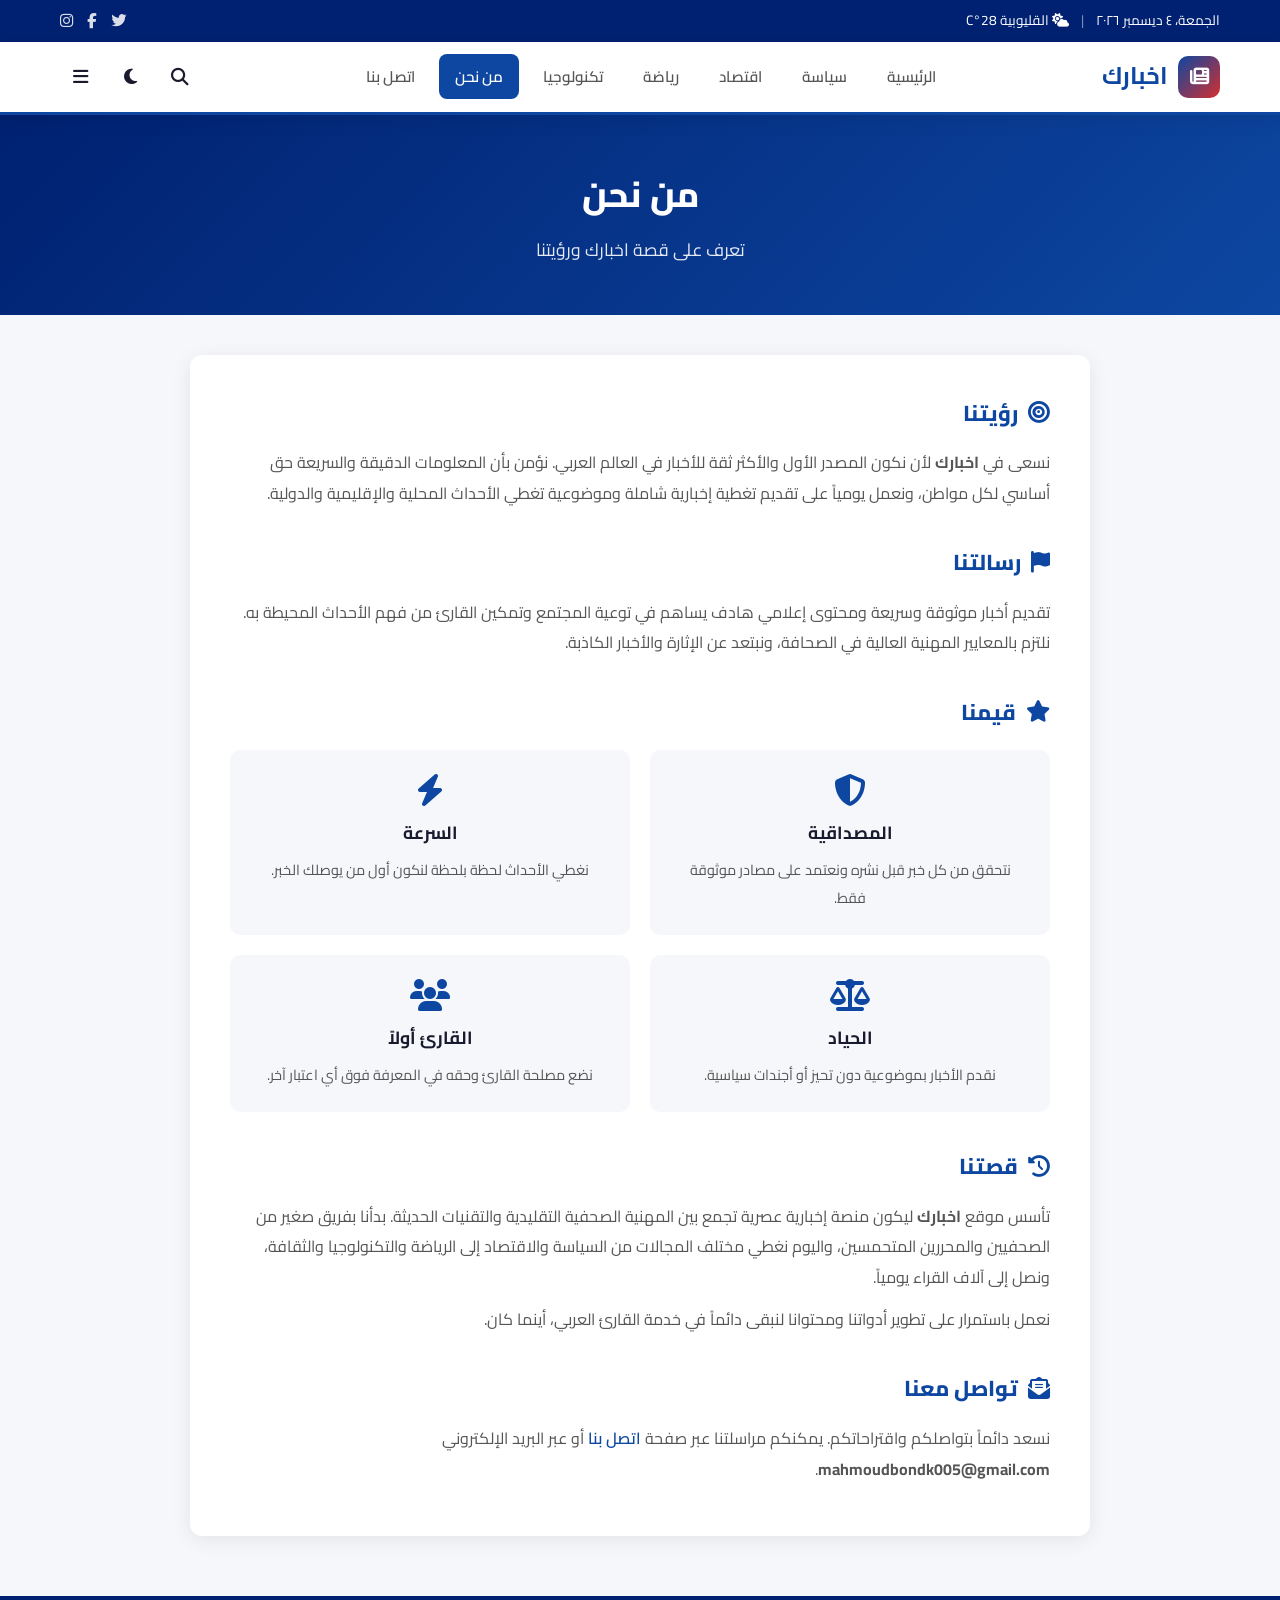
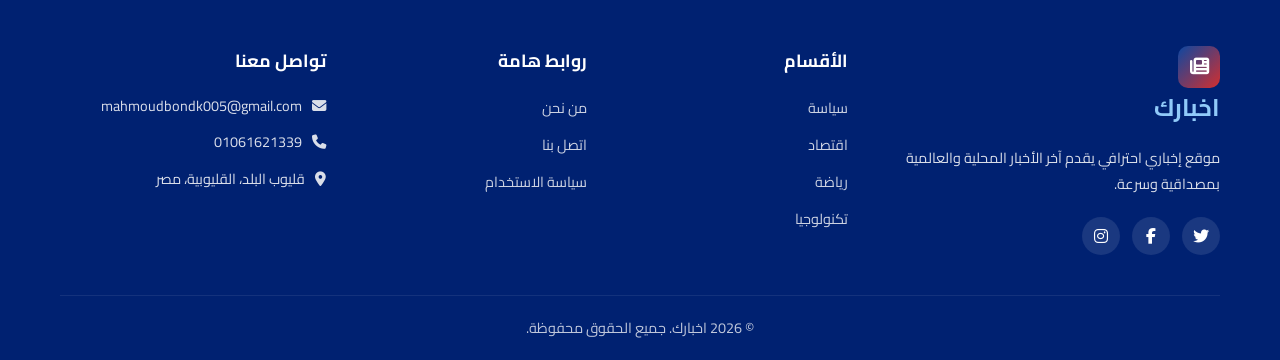
<file: about.html>
<!DOCTYPE html>
<html lang="ar" dir="rtl">
<head>
<!-- Google tag (gtag.js) -->
<script async src="https://www.googletagmanager.com/gtag/js?id=G-ZTVR5Z38GC"></script>
<script>
  window.dataLayer = window.dataLayer || [];
  function gtag(){dataLayer.push(arguments);}
  gtag('js', new Date());
  gtag('config', 'G-ZTVR5Z38GC');
</script>

    <meta charset="UTF-8">
    <meta name="viewport" content="width=device-width, initial-scale=1.0">
    <title>من نحن | اخبارك</title>
    <meta name="description" content="تعرف على فريق اخبارك ورؤيتنا ورسالتنا في تقديم الأخبار بمصداقية ومهنية">
    <link rel="preconnect" href="https://fonts.googleapis.com">
    <link rel="preconnect" href="https://fonts.gstatic.com" crossorigin>
    <link href="https://fonts.googleapis.com/css2?family=Cairo:wght@400;500;600;700;800&display=swap" rel="stylesheet">
    <link rel="stylesheet" href="styles.css">
    <link rel="stylesheet" href="https://cdnjs.cloudflare.com/ajax/libs/font-awesome/6.5.1/css/all.min.css">
</head>
<body>
    <div class="top-bar">
        <div class="container">
            <div class="top-bar-right">
                <span id="current-date"></span>
                <span class="separator">|</span>
                <span><i class="fas fa-cloud-sun"></i> القليوبية 28°C</span>
            </div>
            <div class="top-bar-left">
                <a href="https://x.com/Bondk020" target="_blank" rel="noopener"><i class="fab fa-twitter"></i></a>
                <a href="https://www.facebook.com/share/1C2KvE5M2R/" target="_blank" rel="noopener"><i class="fab fa-facebook-f"></i></a>
                <a href="https://www.instagram.com/mahmoudbondk9" target="_blank" rel="noopener"><i class="fab fa-instagram"></i></a>
                
                
            </div>
        </div>
    </div>

    <header class="main-header">
        <div class="container">
            <div class="logo">
                <a href="index.html">
                    <span class="logo-icon"><i class="fas fa-newspaper"></i></span>
                    <span class="logo-text"><strong>اخبارك</strong></span>
                </a>
            </div>
            <nav class="main-nav" id="mainNav">
                <ul>
                    <li><a href="index.html">الرئيسية</a></li>
                    <li><a href="index.html#politics">سياسة</a></li>
                    <li><a href="index.html#economy">اقتصاد</a></li>
                    <li><a href="index.html#sports">رياضة</a></li>
                    <li><a href="index.html#tech">تكنولوجيا</a></li>
                    <li><a href="about.html" class="active">من نحن</a></li>
                    <li><a href="contact.html">اتصل بنا</a></li>
                </ul>
            </nav>
            <div class="header-actions">
                <button class="search-btn" id="searchToggle"><i class="fas fa-search"></i></button>
                <button class="theme-toggle" id="themeToggle"><i class="fas fa-moon"></i></button>
                <button class="menu-toggle" id="menuToggle"><i class="fas fa-bars"></i></button>
            </div>
        </div>
        <div class="search-overlay" id="searchOverlay">
            <div class="search-box">
                <input type="text" placeholder="ابحث عن خبر...">
                <button><i class="fas fa-search"></i></button>
            </div>
            <button class="close-search" id="closeSearch"><i class="fas fa-times"></i></button>
        </div>
    </header>

    <main>
        <div class="page-hero">
            <div class="container">
                <h1>من نحن</h1>
                <p>تعرف على قصة اخبارك ورؤيتنا</p>
            </div>
        </div>

        <div class="container">
            <div class="page-content">
                <section class="about-section">
                    <h2><i class="fas fa-bullseye"></i> رؤيتنا</h2>
                    <p>
                        نسعى في <strong>اخبارك</strong> لأن نكون المصدر الأول والأكثر ثقة للأخبار في العالم العربي. 
                        نؤمن بأن المعلومات الدقيقة والسريعة حق أساسي لكل مواطن، ونعمل يومياً على تقديم تغطية إخبارية 
                        شاملة وموضوعية تغطي الأحداث المحلية والإقليمية والدولية.
                    </p>
                </section>

                <section class="about-section">
                    <h2><i class="fas fa-flag"></i> رسالتنا</h2>
                    <p>
                        تقديم أخبار موثوقة وسريعة ومحتوى إعلامي هادف يساهم في توعية المجتمع وتمكين القارئ من فهم 
                        الأحداث المحيطة به. نلتزم بالمعايير المهنية العالية في الصحافة، ونبتعد عن الإثارة والأخبار الكاذبة.
                    </p>
                </section>

                <section class="about-section">
                    <h2><i class="fas fa-star"></i> قيمنا</h2>
                    <div class="values-grid">
                        <div class="value-card">
                            <i class="fas fa-shield-alt"></i>
                            <h3>المصداقية</h3>
                            <p>نتحقق من كل خبر قبل نشره ونعتمد على مصادر موثوقة فقط.</p>
                        </div>
                        <div class="value-card">
                            <i class="fas fa-bolt"></i>
                            <h3>السرعة</h3>
                            <p>نغطي الأحداث لحظة بلحظة لنكون أول من يوصلك الخبر.</p>
                        </div>
                        <div class="value-card">
                            <i class="fas fa-balance-scale"></i>
                            <h3>الحياد</h3>
                            <p>نقدم الأخبار بموضوعية دون تحيز أو أجندات سياسية.</p>
                        </div>
                        <div class="value-card">
                            <i class="fas fa-users"></i>
                            <h3>القارئ أولاً</h3>
                            <p>نضع مصلحة القارئ وحقه في المعرفة فوق أي اعتبار آخر.</p>
                        </div>
                    </div>
                </section>

                <section class="about-section">
                    <h2><i class="fas fa-history"></i> قصتنا</h2>
                    <p>
                        تأسس موقع <strong>اخبارك</strong> ليكون منصة إخبارية عصرية تجمع بين المهنية الصحفية التقليدية 
                        والتقنيات الحديثة. بدأنا بفريق صغير من الصحفيين والمحررين المتحمسين، واليوم نغطي مختلف 
                        المجالات من السياسة والاقتصاد إلى الرياضة والتكنولوجيا والثقافة، ونصل إلى آلاف القراء يومياً.
                    </p>
                    <p>
                        نعمل باستمرار على تطوير أدواتنا ومحتوانا لنبقى دائماً في خدمة القارئ العربي، أينما كان.
                    </p>
                </section>

                <section class="about-section">
                    <h2><i class="fas fa-envelope-open-text"></i> تواصل معنا</h2>
                    <p>
                        نسعد دائماً بتواصلكم واقتراحاتكم. يمكنكم مراسلتنا عبر صفحة 
                        <a href="contact.html" class="text-link">اتصل بنا</a> أو عبر البريد الإلكتروني 
                        <strong>mahmoudbondk005@gmail.com</strong>.
                    </p>
                </section>
            </div>
        </div>
    </main>

    <footer class="main-footer">
        <div class="container">
            <div class="footer-grid">
                <div class="footer-about">
                    <div class="logo">
                        <span class="logo-icon"><i class="fas fa-newspaper"></i></span>
                        <span class="logo-text"><strong>اخبارك</strong></span>
                    </div>
                    <p>موقع إخباري احترافي يقدم آخر الأخبار المحلية والعالمية بمصداقية وسرعة.</p>
                    <div class="social-links">
                        <a href="https://x.com/Bondk020" target="_blank" rel="noopener"><i class="fab fa-twitter"></i></a>
                        <a href="https://www.facebook.com/share/1C2KvE5M2R/" target="_blank" rel="noopener"><i class="fab fa-facebook-f"></i></a>
                        <a href="https://www.instagram.com/mahmoudbondk9" target="_blank" rel="noopener"><i class="fab fa-instagram"></i></a>
                        
                        
                    </div>
                </div>
                <div class="footer-links">
                    <h4>الأقسام</h4>
                    <ul>
                        <li><a href="index.html#politics">سياسة</a></li>
                        <li><a href="index.html#economy">اقتصاد</a></li>
                        <li><a href="index.html#sports">رياضة</a></li>
                        <li><a href="index.html#tech">تكنولوجيا</a></li>
                    </ul>
                </div>
                <div class="footer-links">
                    <h4>روابط هامة</h4>
                    <ul>
                        <li><a href="about.html">من نحن</a></li>
                        <li><a href="contact.html">اتصل بنا</a></li>
                        <li><a href="terms.html">سياسة الاستخدام</a></li>
                    </ul>
                </div>
                <div class="footer-contact">
                    <h4>تواصل معنا</h4>
                    <p><i class="fas fa-envelope"></i> mahmoudbondk005@gmail.com</p>
                    <p><i class="fas fa-phone"></i> 01061621339</p>
                    <p><i class="fas fa-map-marker-alt"></i> قليوب البلد، القليوبية، مصر</p>
                </div>
            </div>
            <div class="footer-bottom">
                <p>© 2026 اخبارك. جميع الحقوق محفوظة.</p>
            </div>
        </div>
    </footer>

    <script src="script.js"></script>
</body>
</html>
</file>
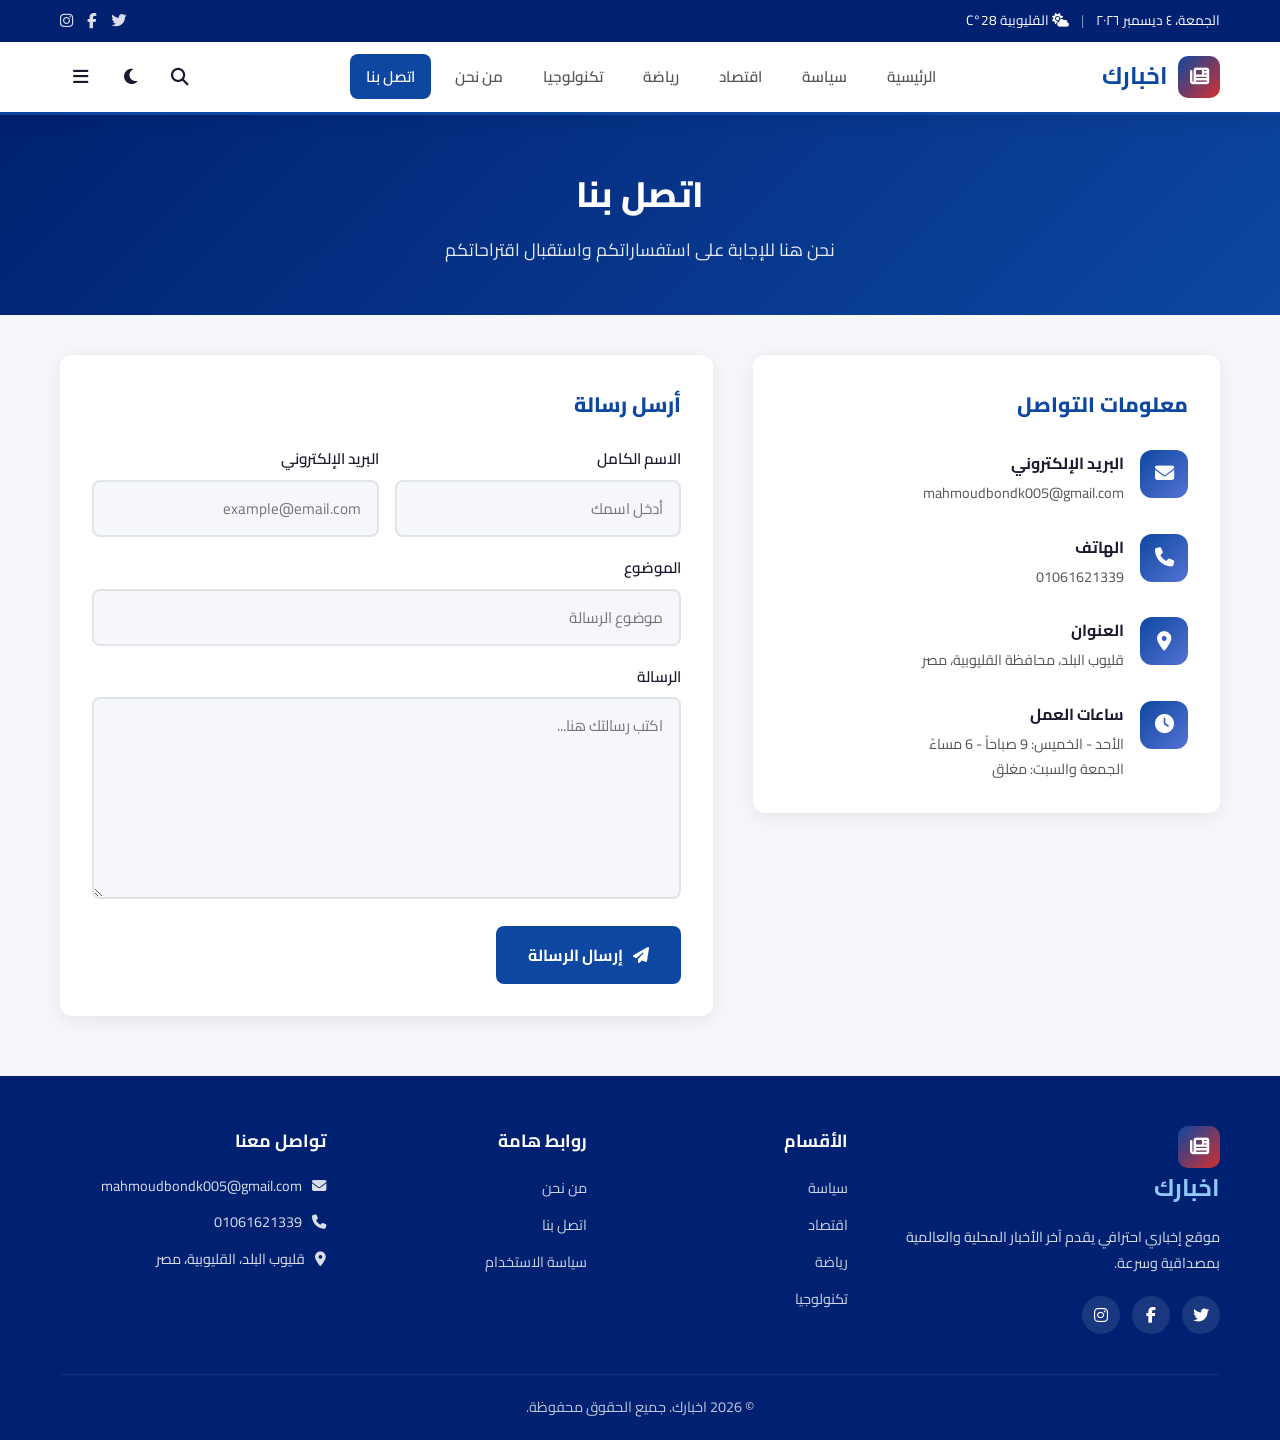
<file: contact.html>
<!DOCTYPE html>
<html lang="ar" dir="rtl">
<head>
<!-- Google tag (gtag.js) -->
<script async src="https://www.googletagmanager.com/gtag/js?id=G-ZTVR5Z38GC"></script>
<script>
  window.dataLayer = window.dataLayer || [];
  function gtag(){dataLayer.push(arguments);}
  gtag('js', new Date());
  gtag('config', 'G-ZTVR5Z38GC');
</script>

    <meta charset="UTF-8">
    <meta name="viewport" content="width=device-width, initial-scale=1.0">
    <title>اتصل بنا | اخبارك</title>
    <meta name="description" content="تواصل مع فريق اخبارك - نسعد باستقبال استفساراتكم واقتراحاتكم">
    <link rel="preconnect" href="https://fonts.googleapis.com">
    <link rel="preconnect" href="https://fonts.gstatic.com" crossorigin>
    <link href="https://fonts.googleapis.com/css2?family=Cairo:wght@400;500;600;700;800&display=swap" rel="stylesheet">
    <link rel="stylesheet" href="styles.css">
    <link rel="stylesheet" href="https://cdnjs.cloudflare.com/ajax/libs/font-awesome/6.5.1/css/all.min.css">
</head>
<body>
    <div class="top-bar">
        <div class="container">
            <div class="top-bar-right">
                <span id="current-date"></span>
                <span class="separator">|</span>
                <span><i class="fas fa-cloud-sun"></i> القليوبية 28°C</span>
            </div>
            <div class="top-bar-left">
                <a href="https://x.com/Bondk020" target="_blank" rel="noopener"><i class="fab fa-twitter"></i></a>
                <a href="https://www.facebook.com/share/1C2KvE5M2R/" target="_blank" rel="noopener"><i class="fab fa-facebook-f"></i></a>
                <a href="https://www.instagram.com/mahmoudbondk9" target="_blank" rel="noopener"><i class="fab fa-instagram"></i></a>
                
                
            </div>
        </div>
    </div>

    <header class="main-header">
        <div class="container">
            <div class="logo">
                <a href="index.html">
                    <span class="logo-icon"><i class="fas fa-newspaper"></i></span>
                    <span class="logo-text"><strong>اخبارك</strong></span>
                </a>
            </div>
            <nav class="main-nav" id="mainNav">
                <ul>
                    <li><a href="index.html">الرئيسية</a></li>
                    <li><a href="index.html#politics">سياسة</a></li>
                    <li><a href="index.html#economy">اقتصاد</a></li>
                    <li><a href="index.html#sports">رياضة</a></li>
                    <li><a href="index.html#tech">تكنولوجيا</a></li>
                    <li><a href="about.html">من نحن</a></li>
                    <li><a href="contact.html" class="active">اتصل بنا</a></li>
                </ul>
            </nav>
            <div class="header-actions">
                <button class="search-btn" id="searchToggle"><i class="fas fa-search"></i></button>
                <button class="theme-toggle" id="themeToggle"><i class="fas fa-moon"></i></button>
                <button class="menu-toggle" id="menuToggle"><i class="fas fa-bars"></i></button>
            </div>
        </div>
        <div class="search-overlay" id="searchOverlay">
            <div class="search-box">
                <input type="text" placeholder="ابحث عن خبر...">
                <button><i class="fas fa-search"></i></button>
            </div>
            <button class="close-search" id="closeSearch"><i class="fas fa-times"></i></button>
        </div>
    </header>

    <main>
        <div class="page-hero">
            <div class="container">
                <h1>اتصل بنا</h1>
                <p>نحن هنا للإجابة على استفساراتكم واستقبال اقتراحاتكم</p>
            </div>
        </div>

        <div class="container">
            <div class="contact-wrapper">
                <div class="contact-info">
                    <h2>معلومات التواصل</h2>
                    <div class="info-item">
                        <div class="info-icon"><i class="fas fa-envelope"></i></div>
                        <div>
                            <h4>البريد الإلكتروني</h4>
                            <p>mahmoudbondk005@gmail.com</p>
                        </div>
                    </div>
                    <div class="info-item">
                        <div class="info-icon"><i class="fas fa-phone"></i></div>
                        <div>
                            <h4>الهاتف</h4>
                            <p>01061621339</p>
                        </div>
                    </div>
                    <div class="info-item">
                        <div class="info-icon"><i class="fas fa-map-marker-alt"></i></div>
                        <div>
                            <h4>العنوان</h4>
                            <p>قليوب البلد، محافظة القليوبية، مصر</p>
                        </div>
                    </div>
                    <div class="info-item">
                        <div class="info-icon"><i class="fas fa-clock"></i></div>
                        <div>
                            <h4>ساعات العمل</h4>
                            <p>الأحد - الخميس: 9 صباحاً - 6 مساءً</p>
                            <p>الجمعة والسبت: مغلق</p>
                        </div>
                    </div>
                </div>

                <div class="contact-form-box">
                    <h2>أرسل رسالة</h2>
                    <form class="contact-form" id="contactForm">
                        <div class="form-row">
                            <div class="form-group">
                                <label for="name">الاسم الكامل</label>
                                <input type="text" id="name" name="name" required placeholder="أدخل اسمك">
                            </div>
                            <div class="form-group">
                                <label for="email">البريد الإلكتروني</label>
                                <input type="email" id="email" name="email" required placeholder="example@email.com">
                            </div>
                        </div>
                        <div class="form-group">
                            <label for="subject">الموضوع</label>
                            <input type="text" id="subject" name="subject" required placeholder="موضوع الرسالة">
                        </div>
                        <div class="form-group">
                            <label for="message">الرسالة</label>
                            <textarea id="message" name="message" rows="6" required placeholder="اكتب رسالتك هنا..."></textarea>
                        </div>
                        <button type="submit" class="submit-btn">
                            <i class="fas fa-paper-plane"></i> إرسال الرسالة
                        </button>
                    </form>
                </div>
            </div>
        </div>
    </main>

    <footer class="main-footer">
        <div class="container">
            <div class="footer-grid">
                <div class="footer-about">
                    <div class="logo">
                        <span class="logo-icon"><i class="fas fa-newspaper"></i></span>
                        <span class="logo-text"><strong>اخبارك</strong></span>
                    </div>
                    <p>موقع إخباري احترافي يقدم آخر الأخبار المحلية والعالمية بمصداقية وسرعة.</p>
                    <div class="social-links">
                        <a href="https://x.com/Bondk020" target="_blank" rel="noopener"><i class="fab fa-twitter"></i></a>
                        <a href="https://www.facebook.com/share/1C2KvE5M2R/" target="_blank" rel="noopener"><i class="fab fa-facebook-f"></i></a>
                        <a href="https://www.instagram.com/mahmoudbondk9" target="_blank" rel="noopener"><i class="fab fa-instagram"></i></a>
                        
                        
                    </div>
                </div>
                <div class="footer-links">
                    <h4>الأقسام</h4>
                    <ul>
                        <li><a href="index.html#politics">سياسة</a></li>
                        <li><a href="index.html#economy">اقتصاد</a></li>
                        <li><a href="index.html#sports">رياضة</a></li>
                        <li><a href="index.html#tech">تكنولوجيا</a></li>
                    </ul>
                </div>
                <div class="footer-links">
                    <h4>روابط هامة</h4>
                    <ul>
                        <li><a href="about.html">من نحن</a></li>
                        <li><a href="contact.html">اتصل بنا</a></li>
                        <li><a href="terms.html">سياسة الاستخدام</a></li>
                    </ul>
                </div>
                <div class="footer-contact">
                    <h4>تواصل معنا</h4>
                    <p><i class="fas fa-envelope"></i> mahmoudbondk005@gmail.com</p>
                    <p><i class="fas fa-phone"></i> 01061621339</p>
                    <p><i class="fas fa-map-marker-alt"></i> قليوب البلد، القليوبية، مصر</p>
                </div>
            </div>
            <div class="footer-bottom">
                <p>© 2026 اخبارك. جميع الحقوق محفوظة.</p>
            </div>
        </div>
    </footer>

    <script src="script.js"></script>
    <script>
        document.getElementById('contactForm')?.addEventListener('submit', function(e) {
            e.preventDefault();
            alert('شكراً لتواصلك معنا! سنرد عليك في أقرب وقت ممكن.');
            this.reset();
        });
    </script>
</body>
</html>
</file>
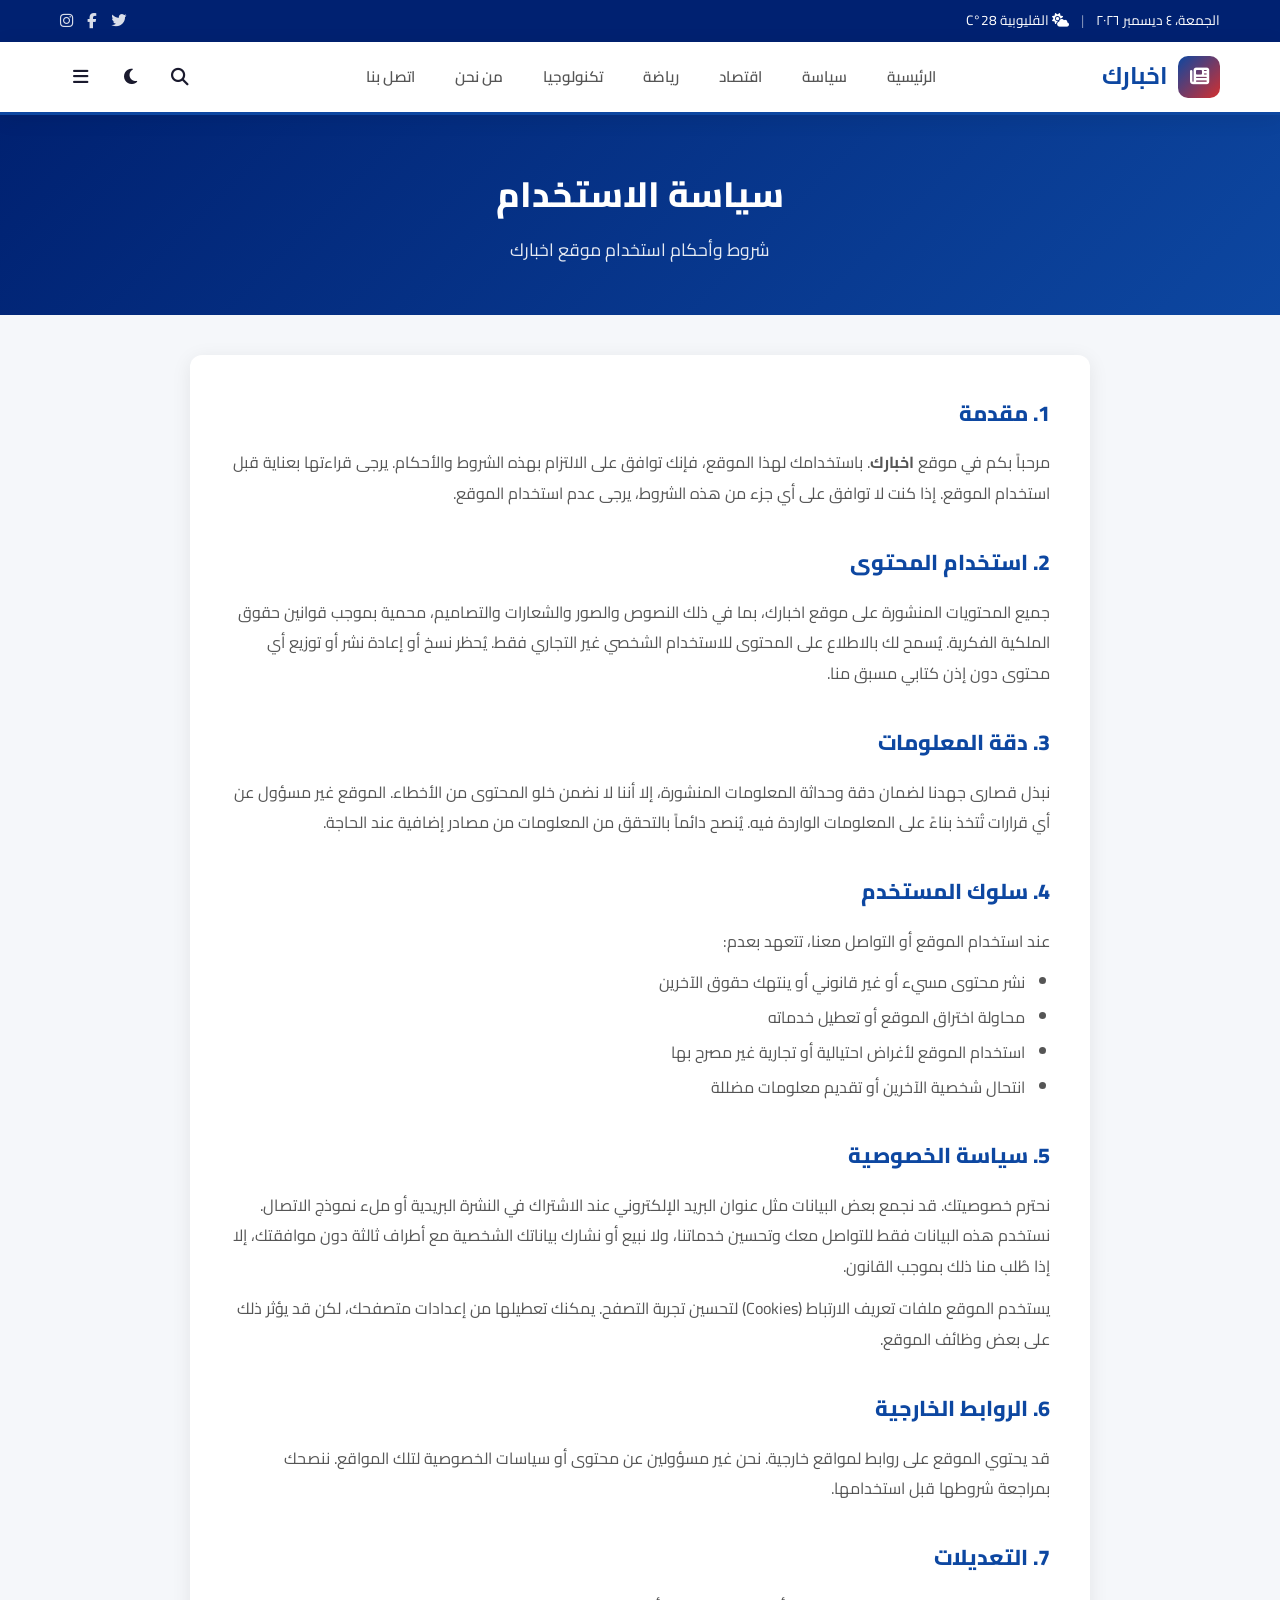
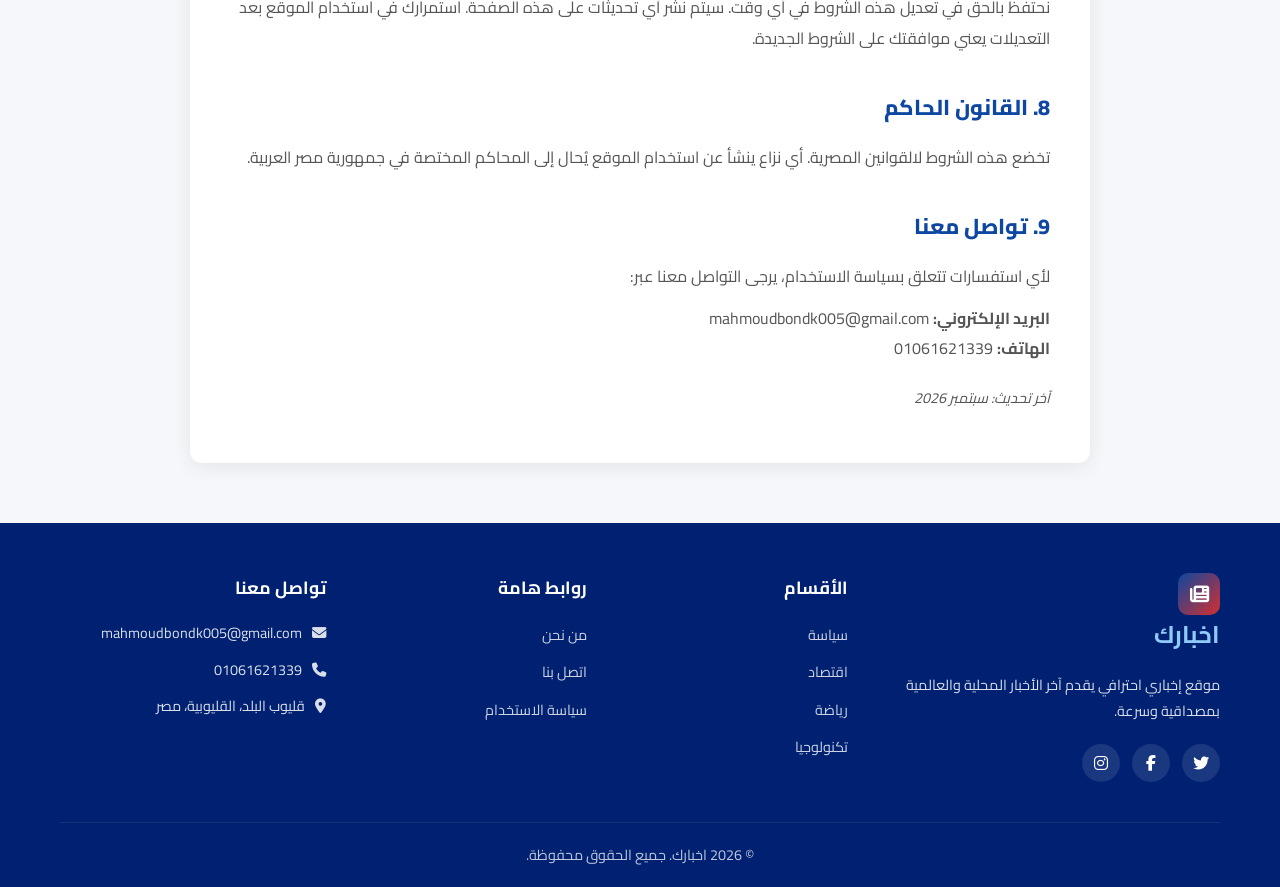
<file: terms.html>
<!DOCTYPE html>
<html lang="ar" dir="rtl">
<head>
<!-- Google tag (gtag.js) -->
<script async src="https://www.googletagmanager.com/gtag/js?id=G-ZTVR5Z38GC"></script>
<script>
  window.dataLayer = window.dataLayer || [];
  function gtag(){dataLayer.push(arguments);}
  gtag('js', new Date());
  gtag('config', 'G-ZTVR5Z38GC');
</script>

    <meta charset="UTF-8">
    <meta name="viewport" content="width=device-width, initial-scale=1.0">
    <title>سياسة الاستخدام | اخبارك</title>
    <meta name="description" content="سياسة الاستخدام وشروط الخدمة لموقع اخبارك">
    <link rel="preconnect" href="https://fonts.googleapis.com">
    <link rel="preconnect" href="https://fonts.gstatic.com" crossorigin>
    <link href="https://fonts.googleapis.com/css2?family=Cairo:wght@400;500;600;700;800&display=swap" rel="stylesheet">
    <link rel="stylesheet" href="styles.css">
    <link rel="stylesheet" href="https://cdnjs.cloudflare.com/ajax/libs/font-awesome/6.5.1/css/all.min.css">
</head>
<body>
    <div class="top-bar">
        <div class="container">
            <div class="top-bar-right">
                <span id="current-date"></span>
                <span class="separator">|</span>
                <span><i class="fas fa-cloud-sun"></i> القليوبية 28°C</span>
            </div>
            <div class="top-bar-left">
                <a href="https://x.com/Bondk020" target="_blank" rel="noopener"><i class="fab fa-twitter"></i></a>
                <a href="https://www.facebook.com/share/1C2KvE5M2R/" target="_blank" rel="noopener"><i class="fab fa-facebook-f"></i></a>
                <a href="https://www.instagram.com/mahmoudbondk9" target="_blank" rel="noopener"><i class="fab fa-instagram"></i></a>
                
                
            </div>
        </div>
    </div>

    <header class="main-header">
        <div class="container">
            <div class="logo">
                <a href="index.html">
                    <span class="logo-icon"><i class="fas fa-newspaper"></i></span>
                    <span class="logo-text"><strong>اخبارك</strong></span>
                </a>
            </div>
            <nav class="main-nav" id="mainNav">
                <ul>
                    <li><a href="index.html">الرئيسية</a></li>
                    <li><a href="index.html#politics">سياسة</a></li>
                    <li><a href="index.html#economy">اقتصاد</a></li>
                    <li><a href="index.html#sports">رياضة</a></li>
                    <li><a href="index.html#tech">تكنولوجيا</a></li>
                    <li><a href="about.html">من نحن</a></li>
                    <li><a href="contact.html">اتصل بنا</a></li>
                </ul>
            </nav>
            <div class="header-actions">
                <button class="search-btn" id="searchToggle"><i class="fas fa-search"></i></button>
                <button class="theme-toggle" id="themeToggle"><i class="fas fa-moon"></i></button>
                <button class="menu-toggle" id="menuToggle"><i class="fas fa-bars"></i></button>
            </div>
        </div>
        <div class="search-overlay" id="searchOverlay">
            <div class="search-box">
                <input type="text" placeholder="ابحث عن خبر...">
                <button><i class="fas fa-search"></i></button>
            </div>
            <button class="close-search" id="closeSearch"><i class="fas fa-times"></i></button>
        </div>
    </header>

    <main>
        <div class="page-hero">
            <div class="container">
                <h1>سياسة الاستخدام</h1>
                <p>شروط وأحكام استخدام موقع اخبارك</p>
            </div>
        </div>

        <div class="container">
            <div class="page-content terms-content">
                <section class="about-section">
                    <h2>1. مقدمة</h2>
                    <p>
                        مرحباً بكم في موقع <strong>اخبارك</strong>. باستخدامك لهذا الموقع، فإنك توافق على الالتزام 
                        بهذه الشروط والأحكام. يرجى قراءتها بعناية قبل استخدام الموقع. إذا كنت لا توافق على أي جزء 
                        من هذه الشروط، يرجى عدم استخدام الموقع.
                    </p>
                </section>

                <section class="about-section">
                    <h2>2. استخدام المحتوى</h2>
                    <p>
                        جميع المحتويات المنشورة على موقع اخبارك، بما في ذلك النصوص والصور والشعارات والتصاميم، 
                        محمية بموجب قوانين حقوق الملكية الفكرية. يُسمح لك بالاطلاع على المحتوى للاستخدام الشخصي 
                        غير التجاري فقط. يُحظر نسخ أو إعادة نشر أو توزيع أي محتوى دون إذن كتابي مسبق منا.
                    </p>
                </section>

                <section class="about-section">
                    <h2>3. دقة المعلومات</h2>
                    <p>
                        نبذل قصارى جهدنا لضمان دقة وحداثة المعلومات المنشورة، إلا أننا لا نضمن خلو المحتوى من 
                        الأخطاء. الموقع غير مسؤول عن أي قرارات تُتخذ بناءً على المعلومات الواردة فيه. يُنصح دائماً 
                        بالتحقق من المعلومات من مصادر إضافية عند الحاجة.
                    </p>
                </section>

                <section class="about-section">
                    <h2>4. سلوك المستخدم</h2>
                    <p>عند استخدام الموقع أو التواصل معنا، تتعهد بعدم:</p>
                    <ul class="terms-list">
                        <li>نشر محتوى مسيء أو غير قانوني أو ينتهك حقوق الآخرين</li>
                        <li>محاولة اختراق الموقع أو تعطيل خدماته</li>
                        <li>استخدام الموقع لأغراض احتيالية أو تجارية غير مصرح بها</li>
                        <li>انتحال شخصية الآخرين أو تقديم معلومات مضللة</li>
                    </ul>
                </section>

                <section class="about-section" id="privacy">
                    <h2>5. سياسة الخصوصية</h2>
                    <p>
                        نحترم خصوصيتك. قد نجمع بعض البيانات مثل عنوان البريد الإلكتروني عند الاشتراك في النشرة 
                        البريدية أو ملء نموذج الاتصال. نستخدم هذه البيانات فقط للتواصل معك وتحسين خدماتنا، 
                        ولا نبيع أو نشارك بياناتك الشخصية مع أطراف ثالثة دون موافقتك، إلا إذا طُلب منا ذلك بموجب القانون.
                    </p>
                    <p>
                        يستخدم الموقع ملفات تعريف الارتباط (Cookies) لتحسين تجربة التصفح. يمكنك تعطيلها من 
                        إعدادات متصفحك، لكن قد يؤثر ذلك على بعض وظائف الموقع.
                    </p>
                </section>

                <section class="about-section">
                    <h2>6. الروابط الخارجية</h2>
                    <p>
                        قد يحتوي الموقع على روابط لمواقع خارجية. نحن غير مسؤولين عن محتوى أو سياسات الخصوصية 
                        لتلك المواقع. ننصحك بمراجعة شروطها قبل استخدامها.
                    </p>
                </section>

                <section class="about-section">
                    <h2>7. التعديلات</h2>
                    <p>
                        نحتفظ بالحق في تعديل هذه الشروط في أي وقت. سيتم نشر أي تحديثات على هذه الصفحة. 
                        استمرارك في استخدام الموقع بعد التعديلات يعني موافقتك على الشروط الجديدة.
                    </p>
                </section>

                <section class="about-section">
                    <h2>8. القانون الحاكم</h2>
                    <p>
                        تخضع هذه الشروط لالقوانين المصرية. أي نزاع ينشأ عن استخدام الموقع 
                        يُحال إلى المحاكم المختصة في جمهورية مصر العربية.
                    </p>
                </section>

                <section class="about-section">
                    <h2>9. تواصل معنا</h2>
                    <p>
                        لأي استفسارات تتعلق بسياسة الاستخدام، يرجى التواصل معنا عبر:
                    </p>
                    <p>
                        <strong>البريد الإلكتروني:</strong> mahmoudbondk005@gmail.com<br>
                        <strong>الهاتف:</strong> 01061621339
                    </p>
                    <p class="last-update">آخر تحديث: سبتمبر 2026</p>
                </section>
            </div>
        </div>
    </main>

    <footer class="main-footer">
        <div class="container">
            <div class="footer-grid">
                <div class="footer-about">
                    <div class="logo">
                        <span class="logo-icon"><i class="fas fa-newspaper"></i></span>
                        <span class="logo-text"><strong>اخبارك</strong></span>
                    </div>
                    <p>موقع إخباري احترافي يقدم آخر الأخبار المحلية والعالمية بمصداقية وسرعة.</p>
                    <div class="social-links">
                        <a href="https://x.com/Bondk020" target="_blank" rel="noopener"><i class="fab fa-twitter"></i></a>
                        <a href="https://www.facebook.com/share/1C2KvE5M2R/" target="_blank" rel="noopener"><i class="fab fa-facebook-f"></i></a>
                        <a href="https://www.instagram.com/mahmoudbondk9" target="_blank" rel="noopener"><i class="fab fa-instagram"></i></a>
                        
                        
                    </div>
                </div>
                <div class="footer-links">
                    <h4>الأقسام</h4>
                    <ul>
                        <li><a href="index.html#politics">سياسة</a></li>
                        <li><a href="index.html#economy">اقتصاد</a></li>
                        <li><a href="index.html#sports">رياضة</a></li>
                        <li><a href="index.html#tech">تكنولوجيا</a></li>
                    </ul>
                </div>
                <div class="footer-links">
                    <h4>روابط هامة</h4>
                    <ul>
                        <li><a href="about.html">من نحن</a></li>
                        <li><a href="contact.html">اتصل بنا</a></li>
                        <li><a href="terms.html">سياسة الاستخدام</a></li>
                    </ul>
                </div>
                <div class="footer-contact">
                    <h4>تواصل معنا</h4>
                    <p><i class="fas fa-envelope"></i> mahmoudbondk005@gmail.com</p>
                    <p><i class="fas fa-phone"></i> 01061621339</p>
                    <p><i class="fas fa-map-marker-alt"></i> قليوب البلد، القليوبية، مصر</p>
                </div>
            </div>
            <div class="footer-bottom">
                <p>© 2026 اخبارك. جميع الحقوق محفوظة.</p>
            </div>
        </div>
    </footer>

    <script src="script.js"></script>
</body>
</html>
</file>
<file: styles.css>
/* ===== Variables & Reset ===== */
:root {
    --primary: #0d47a1;
    --primary-dark: #002171;
    --primary-light: #5472d3;
    --accent: #d32f2f;
    --accent-dark: #9a0007;
    --text: #1a1a2e;
    --text-light: #555;
    --text-muted: #888;
    --bg: #f5f7fa;
    --bg-card: #ffffff;
    --border: #e0e4e8;
    --shadow: 0 4px 20px rgba(0, 0, 0, 0.08);
    --shadow-hover: 0 8px 30px rgba(0, 0, 0, 0.12);
    --radius: 12px;
    --transition: all 0.3s ease;
}

[data-theme="dark"] {
    --primary: #42a5f5;
    --primary-dark: #1e88e5;
    --primary-light: #90caf9;
    --accent: #ef5350;
    --text: #e8eaf0;
    --text-light: #b0b5c0;
    --text-muted: #888;
    --bg: #0f1117;
    --bg-card: #1a1d27;
    --border: #2a2e3a;
    --shadow: 0 4px 20px rgba(0, 0, 0, 0.3);
    --shadow-hover: 0 8px 30px rgba(0, 0, 0, 0.4);
}

* {
    margin: 0;
    padding: 0;
    box-sizing: border-box;
}

html {
    scroll-behavior: smooth;
}

body {
    font-family: 'Cairo', sans-serif;
    background: var(--bg);
    color: var(--text);
    line-height: 1.7;
    transition: background 0.3s, color 0.3s;
}

a {
    text-decoration: none;
    color: inherit;
    transition: var(--transition);
}

img {
    max-width: 100%;
    height: auto;
    display: block;
    object-fit: cover;
}

ul {
    list-style: none;
}

.container {
    max-width: 1200px;
    margin: 0 auto;
    padding: 0 20px;
}

/* ===== Top Bar ===== */
.top-bar {
    background: var(--primary-dark);
    color: #fff;
    font-size: 0.85rem;
    padding: 8px 0;
}

.top-bar .container {
    display: flex;
    justify-content: space-between;
    align-items: center;
}

.top-bar-right {
    display: flex;
    align-items: center;
    gap: 12px;
}

.separator {
    opacity: 0.5;
}

.top-bar-left {
    display: flex;
    gap: 14px;
}

.top-bar-left a {
    color: #fff;
    opacity: 0.85;
    font-size: 0.95rem;
}

.top-bar-left a:hover {
    opacity: 1;
    color: #ffeb3b;
}

/* ===== Header ===== */
.main-header {
    background: var(--bg-card);
    box-shadow: var(--shadow);
    position: sticky;
    top: 0;
    z-index: 1000;
    border-bottom: 3px solid var(--primary);
}

.main-header .container {
    display: flex;
    align-items: center;
    justify-content: space-between;
    padding: 14px 20px;
}

.logo a {
    display: flex;
    align-items: center;
    gap: 10px;
}

.logo-icon {
    background: linear-gradient(135deg, var(--primary), var(--accent));
    color: #fff;
    width: 42px;
    height: 42px;
    border-radius: 10px;
    display: flex;
    align-items: center;
    justify-content: center;
    font-size: 1.2rem;
}

.logo-text {
    font-size: 1.5rem;
    font-weight: 700;
    color: var(--text);
}

.logo-text strong {
    color: var(--primary);
}

.main-nav ul {
    display: flex;
    gap: 8px;
}

.main-nav a {
    padding: 8px 16px;
    border-radius: 8px;
    font-weight: 600;
    font-size: 0.95rem;
    color: var(--text-light);
}

.main-nav a:hover,
.main-nav a.active {
    background: var(--primary);
    color: #fff;
}

.header-actions {
    display: flex;
    align-items: center;
    gap: 10px;
}

.header-actions button {
    background: none;
    border: none;
    width: 40px;
    height: 40px;
    border-radius: 50%;
    cursor: pointer;
    color: var(--text);
    font-size: 1.1rem;
    display: flex;
    align-items: center;
    justify-content: center;
    transition: var(--transition);
}

.header-actions button:hover {
    background: var(--bg);
    color: var(--primary);
}

.menu-toggle {
    display: none;
}

/* Search Overlay */
.search-overlay {
    position: absolute;
    top: 0;
    left: 0;
    right: 0;
    bottom: 0;
    background: var(--bg-card);
    display: none;
    align-items: center;
    justify-content: center;
    z-index: 10;
    padding: 0 20px;
}

.search-overlay.active {
    display: flex;
}

.search-box {
    display: flex;
    width: 100%;
    max-width: 600px;
    gap: 10px;
}

.search-box input {
    flex: 1;
    padding: 14px 20px;
    border: 2px solid var(--border);
    border-radius: 50px;
    font-family: inherit;
    font-size: 1rem;
    background: var(--bg);
    color: var(--text);
    outline: none;
}

.search-box input:focus {
    border-color: var(--primary);
}

.search-box button {
    background: var(--primary);
    color: #fff;
    border: none;
    width: 50px;
    height: 50px;
    border-radius: 50%;
    cursor: pointer;
    font-size: 1.1rem;
}

.close-search {
    position: absolute;
    left: 20px;
    background: none;
    border: none;
    font-size: 1.5rem;
    cursor: pointer;
    color: var(--text);
}

/* ===== Breaking News ===== */
.breaking-news {
    background: var(--accent);
    color: #fff;
    padding: 10px 0;
    overflow: hidden;
}

.breaking-news .container {
    display: flex;
    align-items: center;
    gap: 15px;
}

.breaking-label {
    background: #fff;
    color: var(--accent);
    padding: 4px 14px;
    border-radius: 4px;
    font-weight: 700;
    font-size: 0.9rem;
    white-space: nowrap;
    display: flex;
    align-items: center;
    gap: 6px;
}

.ticker-wrapper {
    overflow: hidden;
    flex: 1;
}

.ticker {
    display: flex;
    white-space: nowrap;
    animation: ticker 30s linear infinite;
}

.ticker span {
    padding-left: 50px;
}

@keyframes ticker {
    0% { transform: translateX(0); }
    100% { transform: translateX(50%); }
}

/* ===== Hero Section ===== */
.hero-section {
    display: grid;
    grid-template-columns: 1.6fr 1fr;
    gap: 24px;
    margin: 30px 0;
}

.hero-article {
    background: var(--bg-card);
    border-radius: var(--radius);
    overflow: hidden;
    box-shadow: var(--shadow);
    transition: var(--transition);
}

.hero-article:hover {
    box-shadow: var(--shadow-hover);
}

.hero-image {
    position: relative;
    height: 340px;
}

.hero-image img {
    width: 100%;
    height: 100%;
}

.hero-content {
    padding: 24px;
}

.hero-content h1 {
    font-size: 1.6rem;
    font-weight: 800;
    line-height: 1.4;
    margin-bottom: 12px;
}

.hero-content h1 a:hover {
    color: var(--primary);
}

.excerpt {
    color: var(--text-light);
    margin-bottom: 16px;
    font-size: 0.95rem;
}

.hero-side {
    display: flex;
    flex-direction: column;
    gap: 20px;
}

.side-article {
    background: var(--bg-card);
    border-radius: var(--radius);
    overflow: hidden;
    box-shadow: var(--shadow);
    transition: var(--transition);
    flex: 1;
}

.side-article:hover {
    box-shadow: var(--shadow-hover);
    transform: translateY(-3px);
}

.side-image {
    position: relative;
    height: 140px;
}

.side-image img {
    width: 100%;
    height: 100%;
}

.side-article h3 {
    padding: 14px 16px 6px;
    font-size: 1.05rem;
    font-weight: 700;
    line-height: 1.4;
}

.side-article h3 a:hover {
    color: var(--primary);
}

.side-article .meta {
    padding: 0 16px 14px;
}

/* Category Badges */
.category-badge {
    position: absolute;
    top: 12px;
    right: 12px;
    padding: 4px 12px;
    border-radius: 4px;
    font-size: 0.75rem;
    font-weight: 700;
    color: #fff;
    z-index: 2;
}

.category-badge.politics { background: #1565c0; }
.category-badge.economy { background: #2e7d32; }
.category-badge.sports { background: #e65100; }
.category-badge.tech { background: #6a1b9a; }
.category-badge.culture { background: #c2185b; }

/* Meta */
.meta {
    display: flex;
    gap: 16px;
    font-size: 0.8rem;
    color: var(--text-muted);
}

.meta i {
    margin-left: 4px;
}

/* ===== Sections ===== */
.section {
    margin: 40px 0;
}

.section-header {
    display: flex;
    justify-content: space-between;
    align-items: center;
    margin-bottom: 24px;
    padding-bottom: 12px;
    border-bottom: 3px solid var(--primary);
}

.section-header h2 {
    font-size: 1.4rem;
    font-weight: 800;
    display: flex;
    align-items: center;
    gap: 10px;
    color: var(--text);
}

.section-header h2 i {
    color: var(--primary);
}

.view-all {
    font-weight: 600;
    color: var(--primary);
    font-size: 0.9rem;
}

.view-all:hover {
    color: var(--accent);
}

/* News Grid */
.news-grid {
    display: grid;
    grid-template-columns: repeat(4, 1fr);
    gap: 24px;
}

.news-grid.three-cols {
    grid-template-columns: repeat(3, 1fr);
}

.news-card {
    background: var(--bg-card);
    border-radius: var(--radius);
    overflow: hidden;
    box-shadow: var(--shadow);
    transition: var(--transition);
}

.news-card:hover {
    box-shadow: var(--shadow-hover);
    transform: translateY(-5px);
}

.card-image {
    position: relative;
    height: 180px;
}

.card-image img {
    width: 100%;
    height: 100%;
}

.card-content {
    padding: 18px;
}

.card-content h3 {
    font-size: 1.05rem;
    font-weight: 700;
    line-height: 1.45;
    margin-bottom: 10px;
}

.card-content h3 a:hover {
    color: var(--primary);
}

.card-content p {
    font-size: 0.88rem;
    color: var(--text-light);
    margin-bottom: 12px;
    display: -webkit-box;
    -webkit-line-clamp: 2;
    -webkit-box-orient: vertical;
    overflow: hidden;
}

/* Two Columns */
.two-columns {
    display: grid;
    grid-template-columns: 1fr 340px;
    gap: 30px;
    margin: 40px 0;
}

.category-block {
    margin-bottom: 36px;
}

.horizontal-card {
    display: flex;
    gap: 18px;
    background: var(--bg-card);
    border-radius: var(--radius);
    overflow: hidden;
    box-shadow: var(--shadow);
    margin-bottom: 16px;
    transition: var(--transition);
}

.horizontal-card:hover {
    box-shadow: var(--shadow-hover);
}

.h-image {
    width: 180px;
    min-width: 180px;
    height: 130px;
}

.h-image img {
    width: 100%;
    height: 100%;
}

.h-content {
    padding: 16px 16px 16px 0;
    display: flex;
    flex-direction: column;
    justify-content: center;
}

.h-content h3 {
    font-size: 1.05rem;
    font-weight: 700;
    margin-bottom: 8px;
    line-height: 1.4;
}

.h-content h3 a:hover {
    color: var(--primary);
}

.h-content p {
    font-size: 0.85rem;
    color: var(--text-light);
    margin-bottom: 8px;
    display: -webkit-box;
    -webkit-line-clamp: 2;
    -webkit-box-orient: vertical;
    overflow: hidden;
}

/* Sidebar */
.sidebar {
    display: flex;
    flex-direction: column;
    gap: 24px;
}

.widget {
    background: var(--bg-card);
    border-radius: var(--radius);
    padding: 22px;
    box-shadow: var(--shadow);
}

.widget-title {
    font-size: 1.1rem;
    font-weight: 800;
    margin-bottom: 18px;
    padding-bottom: 12px;
    border-bottom: 2px solid var(--border);
    display: flex;
    align-items: center;
    gap: 8px;
}

.widget-title i {
    color: var(--primary);
}

.popular-list li {
    display: flex;
    align-items: flex-start;
    gap: 14px;
    padding: 12px 0;
    border-bottom: 1px solid var(--border);
}

.popular-list li:last-child {
    border-bottom: none;
}

.rank {
    background: var(--primary);
    color: #fff;
    width: 26px;
    height: 26px;
    border-radius: 50%;
    display: flex;
    align-items: center;
    justify-content: center;
    font-size: 0.8rem;
    font-weight: 700;
    flex-shrink: 0;
}

.popular-list a {
    font-weight: 600;
    font-size: 0.92rem;
    line-height: 1.4;
}

.popular-list a:hover {
    color: var(--primary);
}

.categories-list li a {
    display: flex;
    justify-content: space-between;
    padding: 10px 0;
    border-bottom: 1px solid var(--border);
    font-weight: 600;
}

.categories-list li:last-child a {
    border-bottom: none;
}

.categories-list a:hover {
    color: var(--primary);
}

.categories-list span {
    background: var(--bg);
    padding: 2px 10px;
    border-radius: 20px;
    font-size: 0.8rem;
    color: var(--text-muted);
}

.newsletter-widget p {
    font-size: 0.9rem;
    color: var(--text-light);
    margin-bottom: 14px;
}

.newsletter-form {
    display: flex;
    flex-direction: column;
    gap: 10px;
}

.newsletter-form input {
    padding: 12px 16px;
    border: 2px solid var(--border);
    border-radius: 8px;
    font-family: inherit;
    font-size: 0.95rem;
    background: var(--bg);
    color: var(--text);
    outline: none;
}

.newsletter-form input:focus {
    border-color: var(--primary);
}

.newsletter-form button {
    background: var(--primary);
    color: #fff;
    border: none;
    padding: 12px;
    border-radius: 8px;
    font-family: inherit;
    font-weight: 700;
    cursor: pointer;
    transition: var(--transition);
}

.newsletter-form button:hover {
    background: var(--primary-dark);
}

/* ===== Footer ===== */
.main-footer {
    background: var(--primary-dark);
    color: #fff;
    margin-top: 50px;
    padding: 50px 0 0;
}

.footer-grid {
    display: grid;
    grid-template-columns: 1.5fr 1fr 1fr 1.2fr;
    gap: 40px;
    padding-bottom: 40px;
}

.footer-about .logo {
    margin-bottom: 16px;
}

.footer-about .logo-text {
    color: #fff;
}

.footer-about .logo-text strong {
    color: #90caf9;
}

.footer-about p {
    font-size: 0.9rem;
    opacity: 0.85;
    margin-bottom: 20px;
    line-height: 1.8;
}

.social-links {
    display: flex;
    gap: 12px;
}

.social-links a {
    width: 38px;
    height: 38px;
    background: rgba(255,255,255,0.1);
    border-radius: 50%;
    display: flex;
    align-items: center;
    justify-content: center;
    transition: var(--transition);
}

.social-links a:hover {
    background: var(--primary);
    transform: translateY(-3px);
}

.footer-links h4,
.footer-contact h4 {
    font-size: 1.1rem;
    margin-bottom: 18px;
    font-weight: 700;
}

.footer-links ul li {
    margin-bottom: 10px;
}

.footer-links a {
    opacity: 0.8;
    font-size: 0.9rem;
}

.footer-links a:hover {
    opacity: 1;
    color: #90caf9;
}

.footer-contact p {
    margin-bottom: 12px;
    font-size: 0.9rem;
    opacity: 0.85;
    display: flex;
    align-items: center;
    gap: 10px;
}

.footer-bottom {
    border-top: 1px solid rgba(255,255,255,0.1);
    padding: 20px 0;
    text-align: center;
    font-size: 0.9rem;
    opacity: 0.75;
}

/* ===== Responsive ===== */
@media (max-width: 1024px) {
    .hero-section {
        grid-template-columns: 1fr;
    }

    .hero-side {
        flex-direction: row;
    }

    .news-grid {
        grid-template-columns: repeat(2, 1fr);
    }

    .news-grid.three-cols {
        grid-template-columns: repeat(2, 1fr);
    }

    .two-columns {
        grid-template-columns: 1fr;
    }

    .footer-grid {
        grid-template-columns: 1fr 1fr;
    }
}

@media (max-width: 768px) {
    .main-nav {
        display: none;
        position: absolute;
        top: 100%;
        left: 0;
        right: 0;
        background: var(--bg-card);
        box-shadow: var(--shadow);
        padding: 20px;
    }

    .main-nav.active {
        display: block;
    }

    .main-nav ul {
        flex-direction: column;
        gap: 4px;
    }

    .menu-toggle {
        display: flex;
    }

    .hero-side {
        flex-direction: column;
    }

    .news-grid,
    .news-grid.three-cols {
        grid-template-columns: 1fr;
    }

    .horizontal-card {
        flex-direction: column;
    }

    .h-image {
        width: 100%;
        height: 180px;
    }

    .h-content {
        padding: 16px;
    }

    .footer-grid {
        grid-template-columns: 1fr;
        gap: 30px;
    }

    .top-bar .container {
        flex-direction: column;
        gap: 6px;
        text-align: center;
    }
}

@media (max-width: 480px) {
    .logo-text {
        font-size: 1.2rem;
    }

    .hero-content h1 {
        font-size: 1.25rem;
    }

    .section-header h2 {
        font-size: 1.15rem;
    }
}

/* ===== Page Hero (for inner pages) ===== */
.page-hero {
    background: linear-gradient(135deg, var(--primary-dark), var(--primary));
    color: #fff;
    padding: 50px 0;
    text-align: center;
    margin-bottom: 40px;
}

.page-hero h1 {
    font-size: 2.2rem;
    font-weight: 800;
    margin-bottom: 10px;
}

.page-hero p {
    font-size: 1.1rem;
    opacity: 0.9;
}

/* ===== Page Content ===== */
.page-content {
    max-width: 900px;
    margin: 0 auto 60px;
    background: var(--bg-card);
    border-radius: var(--radius);
    padding: 40px;
    box-shadow: var(--shadow);
}

.about-section {
    margin-bottom: 36px;
}

.about-section:last-child {
    margin-bottom: 0;
}

.about-section h2 {
    font-size: 1.35rem;
    font-weight: 800;
    margin-bottom: 16px;
    color: var(--primary);
    display: flex;
    align-items: center;
    gap: 10px;
}

.about-section p {
    color: var(--text-light);
    line-height: 1.9;
    margin-bottom: 12px;
}

.text-link {
    color: var(--primary);
    font-weight: 600;
}

.text-link:hover {
    text-decoration: underline;
}

/* Values Grid */
.values-grid {
    display: grid;
    grid-template-columns: repeat(2, 1fr);
    gap: 20px;
    margin-top: 20px;
}

.value-card {
    background: var(--bg);
    border-radius: 10px;
    padding: 24px;
    text-align: center;
    transition: var(--transition);
}

.value-card:hover {
    transform: translateY(-4px);
    box-shadow: var(--shadow);
}

.value-card i {
    font-size: 2rem;
    color: var(--primary);
    margin-bottom: 12px;
}

.value-card h3 {
    font-size: 1.1rem;
    font-weight: 700;
    margin-bottom: 8px;
}

.value-card p {
    font-size: 0.9rem;
    color: var(--text-light);
    margin: 0;
}

/* Terms List */
.terms-list {
    list-style: disc;
    padding-right: 25px;
    margin: 12px 0;
    color: var(--text-light);
}

.terms-list li {
    margin-bottom: 8px;
    line-height: 1.7;
}

.last-update {
    margin-top: 20px;
    font-size: 0.9rem;
    color: var(--text-muted);
    font-style: italic;
}

/* ===== Contact Page ===== */
.contact-wrapper {
    display: grid;
    grid-template-columns: 1fr 1.4fr;
    gap: 40px;
    margin-bottom: 60px;
}

.contact-info {
    background: var(--bg-card);
    border-radius: var(--radius);
    padding: 32px;
    box-shadow: var(--shadow);
    height: fit-content;
}

.contact-info h2 {
    font-size: 1.3rem;
    font-weight: 800;
    margin-bottom: 28px;
    color: var(--primary);
}

.info-item {
    display: flex;
    gap: 16px;
    margin-bottom: 28px;
}

.info-item:last-child {
    margin-bottom: 0;
}

.info-icon {
    width: 48px;
    height: 48px;
    background: linear-gradient(135deg, var(--primary), var(--primary-light));
    color: #fff;
    border-radius: 12px;
    display: flex;
    align-items: center;
    justify-content: center;
    font-size: 1.2rem;
    flex-shrink: 0;
}

.info-item h4 {
    font-size: 1rem;
    font-weight: 700;
    margin-bottom: 4px;
}

.info-item p {
    font-size: 0.9rem;
    color: var(--text-light);
    margin: 0;
}

.contact-form-box {
    background: var(--bg-card);
    border-radius: var(--radius);
    padding: 32px;
    box-shadow: var(--shadow);
}

.contact-form-box h2 {
    font-size: 1.3rem;
    font-weight: 800;
    margin-bottom: 24px;
    color: var(--primary);
}

.form-row {
    display: grid;
    grid-template-columns: 1fr 1fr;
    gap: 16px;
}

.form-group {
    margin-bottom: 18px;
}

.form-group label {
    display: block;
    font-weight: 600;
    margin-bottom: 8px;
    font-size: 0.95rem;
}

.form-group input,
.form-group textarea {
    width: 100%;
    padding: 12px 16px;
    border: 2px solid var(--border);
    border-radius: 8px;
    font-family: inherit;
    font-size: 0.95rem;
    background: var(--bg);
    color: var(--text);
    outline: none;
    transition: var(--transition);
}

.form-group input:focus,
.form-group textarea:focus {
    border-color: var(--primary);
}

.form-group textarea {
    resize: vertical;
    min-height: 140px;
}

.submit-btn {
    background: var(--primary);
    color: #fff;
    border: none;
    padding: 14px 32px;
    border-radius: 8px;
    font-family: inherit;
    font-weight: 700;
    font-size: 1rem;
    cursor: pointer;
    display: inline-flex;
    align-items: center;
    gap: 10px;
    transition: var(--transition);
}

.submit-btn:hover {
    background: var(--primary-dark);
    transform: translateY(-2px);
}

/* Responsive for pages */
@media (max-width: 768px) {
    .page-content {
        padding: 24px;
    }

    .values-grid {
        grid-template-columns: 1fr;
    }

    .contact-wrapper {
        grid-template-columns: 1fr;
    }

    .form-row {
        grid-template-columns: 1fr;
    }

    .page-hero h1 {
        font-size: 1.7rem;
    }
}

/* ===== Article details page ===== */
.article-page {
    max-width: 900px;
    margin: 35px auto 60px;
    background: var(--bg-card);
    border-radius: var(--radius);
    box-shadow: var(--shadow);
    padding: 30px;
}
.article-page h1 {
    font-size: 2rem;
    line-height: 1.5;
    margin: 14px 0 10px;
    font-weight: 800;
}
.article-meta {
    color: var(--text-muted);
    font-size: .9rem;
    margin-bottom: 22px;
}
.article-cover {
    width: 100%;
    max-height: 520px;
    border-radius: var(--radius);
    object-fit: cover;
    margin-bottom: 24px;
}
.article-excerpt {
    font-size: 1.08rem;
    font-weight: 600;
    color: var(--text-light);
    border-right: 4px solid var(--primary);
    padding: 8px 15px;
    margin-bottom: 25px;
}
.article-content {
    font-size: 1.08rem;
    line-height: 2.1;
    color: var(--text);
    overflow-wrap: anywhere;
}
.article-state {
    max-width: 900px;
    margin: 70px auto;
    background: var(--bg-card);
    border-radius: var(--radius);
    box-shadow: var(--shadow);
    padding: 35px;
    text-align: center;
}
.back-home {
    display: inline-flex;
    align-items: center;
    gap: 8px;
    margin-top: 30px;
    background: var(--primary);
    color: #fff;
    padding: 10px 18px;
    border-radius: 8px;
    font-weight: 700;
}
@media (max-width: 700px) {
    .article-page { margin: 20px auto 40px; padding: 20px 16px; }
    .article-page h1 { font-size: 1.45rem; }
    .article-content { font-size: 1rem; line-height: 2; }
}
</file>
